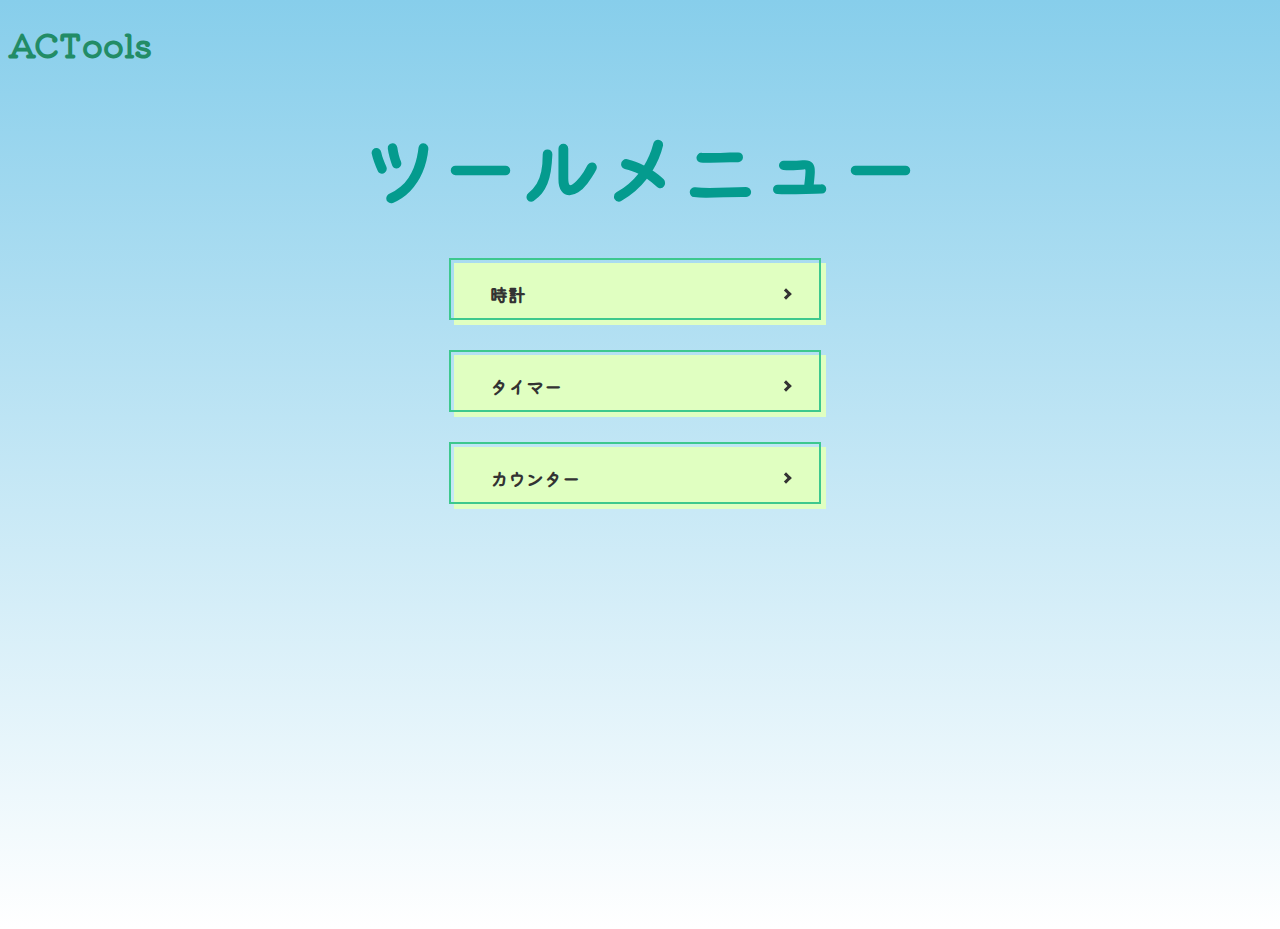
<file: index.html>
<!DOCTYPE html>
<html>
  
  <head>
    <meta charset="UTF-8">
    <link rel="stylesheet" href="index.css">
    <!--<script src="/bootstrap/js/bootstrap.min.js"></script>-->
    <title>ACTools</title>

    <link rel="preconnect" href="https://fonts.googleapis.com">
    <link rel="preconnect" href="https://fonts.gstatic.com" crossorigin>
    <link href="https://fonts.googleapis.com/css2?family=Kiwi+Maru:wght@300;400;500&display=swap" rel="stylesheet">

  </head>

  <body>
  <h1 class="stitle">ACTools</h1>
  <h1 class="title">ツールメニュー</h1>
  <div class="button09">
    <a href="clock/clock.html">時計</a>
  </div> 
  <div class="button09">
    <a href="timer/timer.html">タイマー</a>
  </div> 
  <div class="button09">
    <a href="counter/counter.html">カウンター</a>
  </div>    


  </body>
</html>
</file>
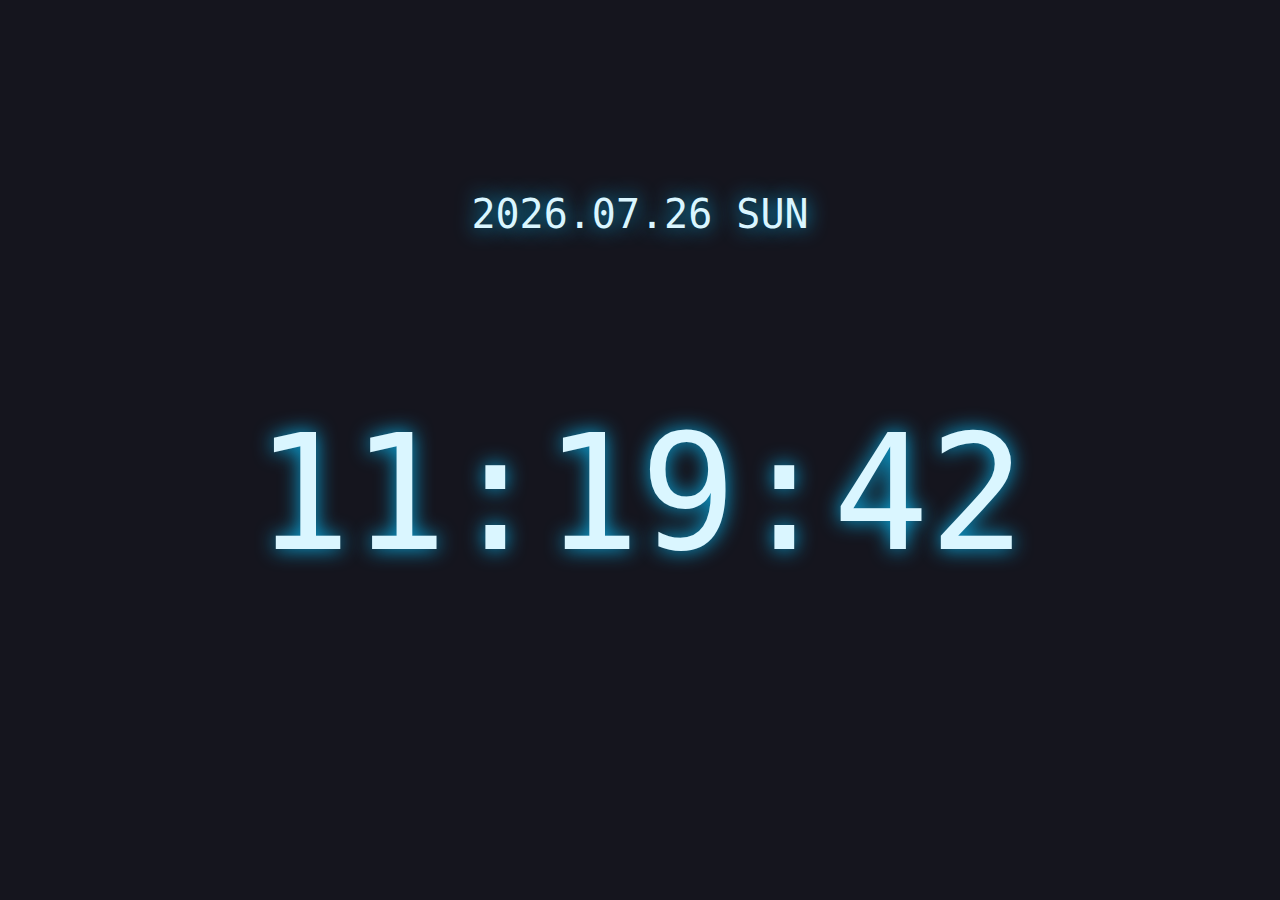
<file: clock/clock.html>
<!DOCTYPE html>
<html>

  <head>
    <meta charset="UTF-8">
    <link rel="stylesheet" href="clock.css">
    <script src="../jquery-3.6.0.min.js"></script>
    <!--<script src="/bootstrap/js/bootstrap.min.js"></script>-->
  
    <title>時計 | ACTools</title>
  
    <link rel="preconnect" href="https://fonts.googleapis.com">
    <link rel="preconnect" href="https://fonts.gstatic.com" crossorigin>
    <link href="https://fonts.googleapis.com/css2?family=Kiwi+Maru:wght@300;400;500&display=swap" rel="stylesheet">

  </head>

  <body id="body">
    <div class="container">
      <div class="clock">
        <p class="clock-date">2022.00.00 Sun</p>
        <p class="clock-time">09:00:00</p>
      </div>
    </div>

    <script src="clock.js"></script>
  </body>
</html>
</file>
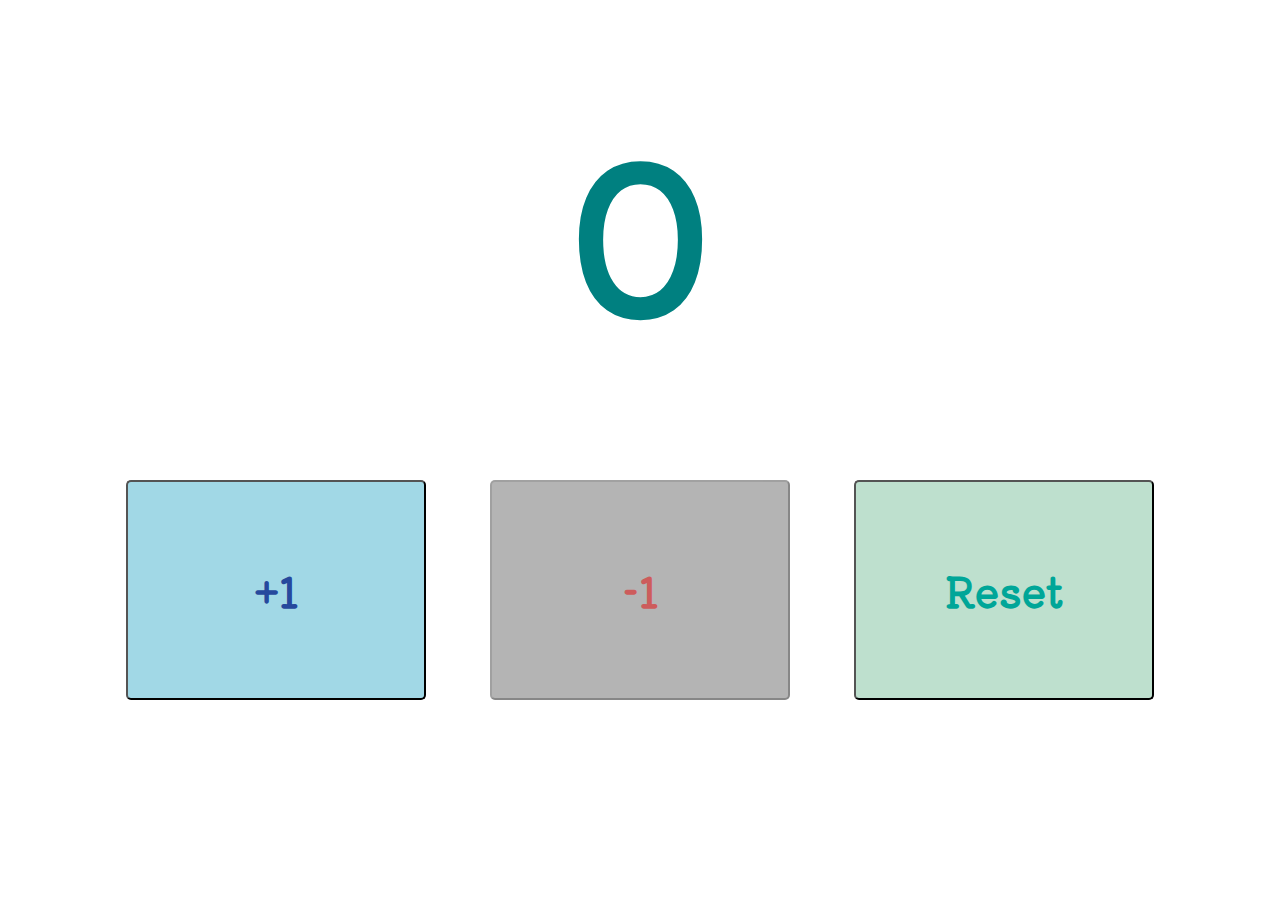
<file: counter/counter.html>
<!DOCTYPE html>
<html>

  <head>
    <meta charset="UTF-8">
    <link rel="stylesheet" href="counter.css">
    <script src="../jquery-3.6.0.min.js"></script>
    <!--<script src="/bootstrap/js/bootstrap.min.js"></script>-->
  
    <title>カウンター | ACTools</title>
  
    <link rel="preconnect" href="https://fonts.googleapis.com">
    <link rel="preconnect" href="https://fonts.gstatic.com" crossorigin>
    <link href="https://fonts.googleapis.com/css2?family=Kiwi+Maru:wght@300;400;500&display=swap" rel="stylesheet">

  </head>

  <body id="body">
    <div class="display">
        <h1 class="disp" id="cdis">0</h1>
    </div>
    <div class="countbtn">
      <input type="button" class="ctbtn" id="ctup" value="+1">
      <input type="button" class="ctbtn" id="ctdw" value="-1">
      <input type="button" class="ctbtn" id="ctreset" value="Reset">
    </div> 

    <script src="counter.js"></script>
    </div>
  </body>
</html>
</file>
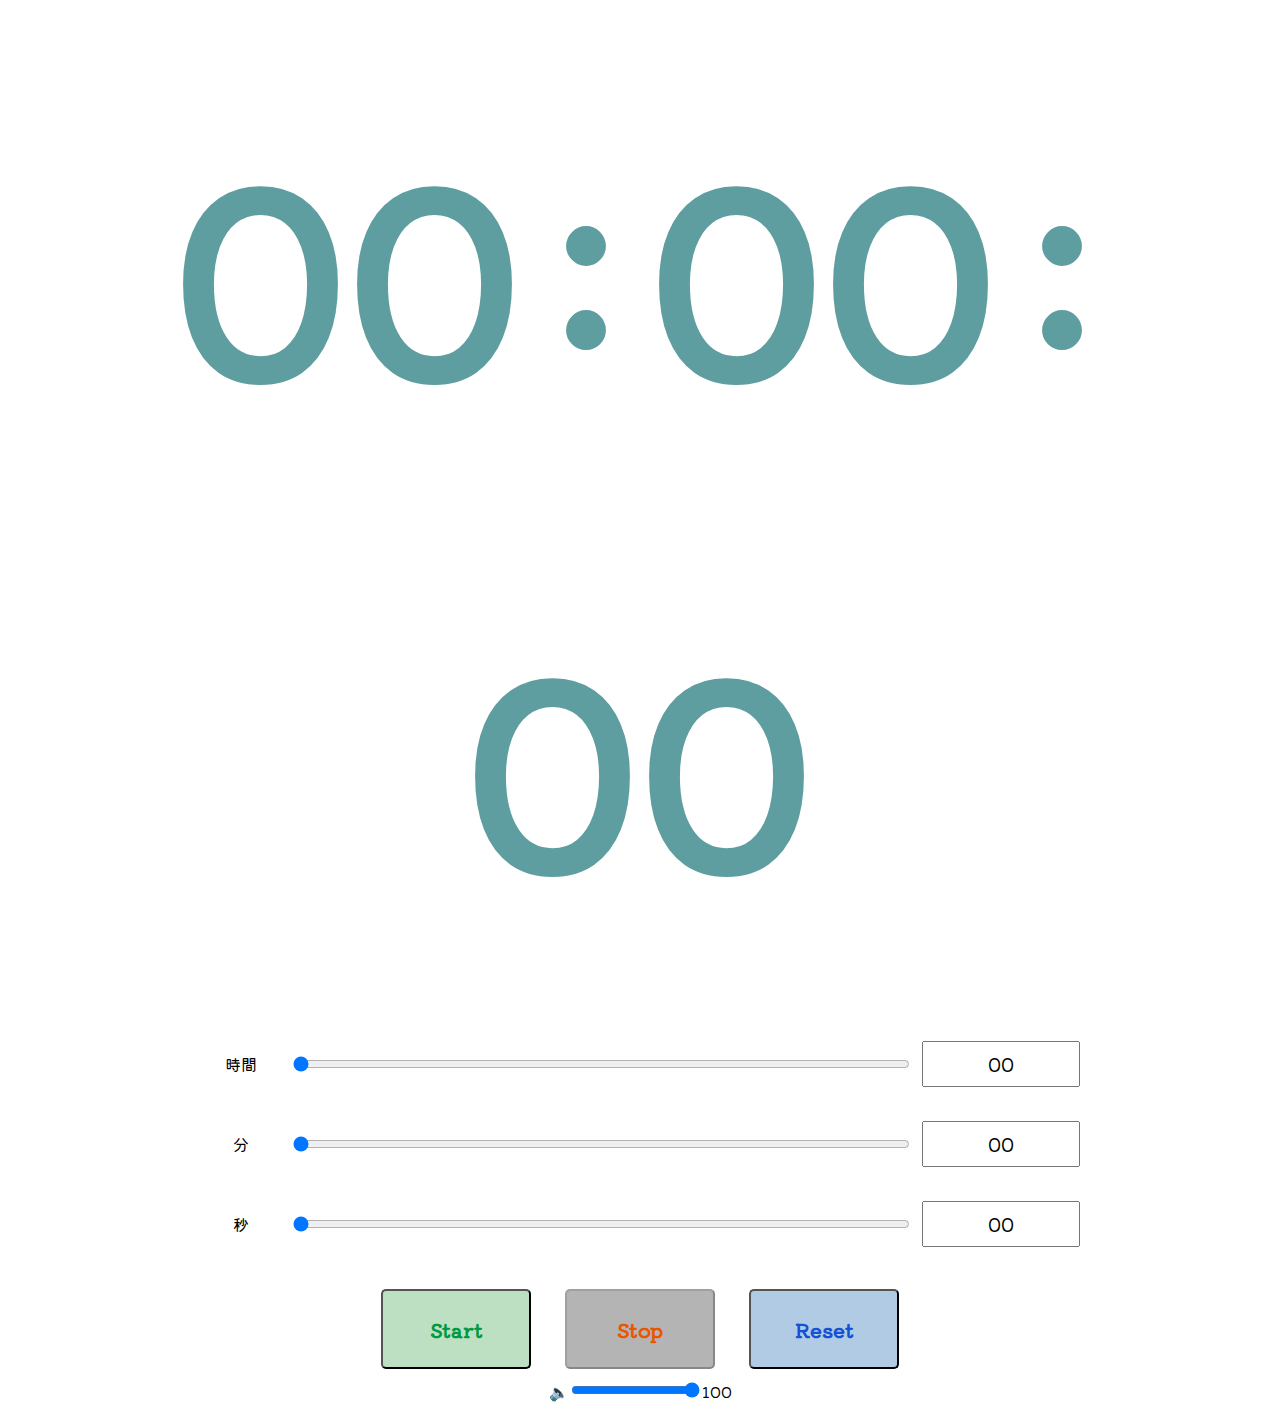
<file: timer/timer.html>
<!DOCTYPE html>
<html>

  <head>
    <meta charset="UTF-8">
    <link rel="stylesheet" href="timer.css">
    <script src="../jquery-3.6.0.min.js"></script>

    <title>タイマー | ACTools</title>

    <link rel="preconnect" href="https://fonts.googleapis.com">
    <link rel="preconnect" href="https://fonts.gstatic.com" crossorigin>
    <link href="https://fonts.googleapis.com/css2?family=Kiwi+Maru:wght@300;400;500&display=swap" rel="stylesheet">

  </head>
  
  <body id="body">
    <div class="container">
    <div class="display">
        <h1 class="disp" id="hdis">00</h1><h1>:</h1><h1 class="disp" id="mdis">00</h1><h1>:</h1><h1 class="disp" id="sdis">00</h1>        
    </div>
    <div class="setting" id="controls">
        <div class="hourset setrange">
          <span class="setlet">時間</span>
          <input id="hset" name="hours" type="range" min="0" max="23" value="0"><input type="text" class="settext" id="hsett" value="00">
        </div>
        <div class="minset setrange">
          <span class="setlet">分</span>
          <input id="mset" name="mins" type="range" min="0" max="59" value="0"><input type="text" class="settext" id="msett" value="00">
        </div>
        <div class="secset setrange">
          <span class="setlet">秒</span>
          <input id="sset" name="secs" type="range" min="0" max="59" value="0"><input type="text" class="settext" id="ssett" value="00">
        </div> 
    </div>

    <div class="button">
    <input type="button" id="start_button" class="btn" value="Start" onclick="start()">
    <input type="button" id="stop_button" class="btn" value="Stop" onclick="stop()" disabled>
    <input type="button" id="reset_button" class="btn" value="Reset" onclick="reset()"><br>
    <audio src="chime.mp3" loop id="audio">現環境では終了時にアラームが鳴りません</audio>
    <span>🔈</span><input type="range" id="slider_volume" value="1" min="0" max="1" step="0.01"><span id="advoldis">100</span>
    </div>



      <script src="timer.js"></script>
    </div>
  </body>
</html>
</file>
<file: index.css>
body{
    min-width: 500px;
    height: 100vh;
    background: linear-gradient(skyblue,white);
    font-family: 'Kiwi Maru', serif;
}
.stitle{
  color: #228c66;
}

.title{
    text-align: center;
    font-size: 80px;
    margin: 40px 20px;
    color: #049b8e;
}
.button09{
  margin: 30px;
}
.button09 a {
    display: flex;
    justify-content: space-between;
    align-items: center;
    position: relative;
    margin: 0 auto;
    padding: 1em 2em;
    width: 300px;
    color: #333;
    font-size: 18px;
    font-weight: 700;
    background-color: #e0ffc1;
    transition: 0.3s;
    text-decoration: none;
  }
  
  .button09 a::before {
    content: '';
    position: absolute;
    top: -5px;
    left: -5px;
    width: calc(100% - 4px);
    height: calc(100% - 4px);
    border: 2px solid #3dc88e;
    transition: 0.2s;
  }
  
  .button09 a::after {
    content: '';
    width: 5px;
    height: 5px;
    border-top: 3px solid #333333;
    border-right: 3px solid #333333;
    transform: rotate(45deg);
  }
  
  .button09 a:hover::before {
    top: 0;
    left: 0;
  }
  
  .button09 a:hover {
    text-decoration: none;
    background-color: #a7e7ce;
  }
</file>
<file: clock/clock.css>
body{
    min-width: 500px;
    font-family: 'Kiwi Maru', serif;
    margin: 0;
}

/* Google Fonts 読み込み */
@import url("https://fonts.googleapis.com/css2?family=Share+Tech+Mono&display=swap");

/* 全体を囲うコンテナー */
.container {
  width: 100%;
  height: 100vh;
  background-color: #15151e;
  display: flex;
  align-items: center;
  justify-content: center;
  text-align: center;
}

/* 時計の共通スタイル */
.clock {
  font-family: 'Share Tech Mono', monospace;
  color: #daf6ff;
  text-shadow: 0 0 20px #0aafe6;
  line-height: 1.2;
  text-align: center;
}

/* 日付のスタイル */
.clock-date {
  font-size: 40px;
}

/* 時間のスタイル */
.clock-time {
  font-size: 160px;
}

/* 文字サイズ調整 */
@media screen and (max-width: 500px) {
  .clock-date {
    font-size: 5vw;
  }
  .clock-time {
    font-size: 20vw;
  }
}
</file>
<file: counter/counter.css>
body{
    min-width: 500px;
    font-family: 'Kiwi Maru', serif;
}
input{
    font-family: 'Kiwi Maru', serif;
}

.disp{
    text-align: center;
    font-weight: 800;
    font-size: 200px;
    color: teal;
    margin: 80px 10px;
}

.countbtn{
    width: 100%;
    text-align: center;
    touch-action: manipulation
}

.ctbtn{
    justify-content: center;
    width: 300px;
    height: 220px;
    margin: 30px;
    font-weight: bold;
    font-size: 40px;
    background-color: #bee0ce;
    color: #00a698;
}
#ctup{
    background-color:#a1d8e6;
    color: #26499d;    
}
#ctdw{
    color: indianred;
    background: #f19ca7;
}
.ctbtn[disabled]{
    background:#b4b4b4!important;
    cursor:not-allowed; /* 禁止カーソル */
}

input[type="button"]{
    border-radius: 5px;
}
</file>
<file: timer/timer.css>
body{
    min-width: 500px;
    height: 98vh;
    margin: 0;
    font-family: 'Kiwi Maru', serif;
}
input{
    font-family: 'Kiwi Maru', serif;
}

.display{
    display: flex;
    flex-wrap: wrap;
    margin: 20px;
    justify-content: center;
}
.setting{
    margin: 15px;
}
.button{
    margin: 15px;
}
.button .btn{
    margin: 10px 15px;
}
.container h1{
    font-weight: 800;
    font-size: 250px;
    color: cadetblue;
    margin: 65px 10px;
}
.container{
    width: 100%;
    text-align: center;
}

.btn{
    width: 150px;
    height: 80px;
    font-size: 20px;
    font-weight: bold;
}

#start_button{
    color: #009944;
    background-color: #bee0c2;
}
#stop_button{
    color: #ea5500;
    background-color: #f19ca7;
}
#reset_button{
    color: rgb(20, 81, 212);
    background-color: #b2cbe4;
}

.btn[disabled]{
    background:#b4b4b4!important;
    cursor:not-allowed; /* 禁止カーソル */
}

input[type="button"]{
    border-radius: 5px;
}

.setrange input[type="range" i]{
    width: 50%;
    max-width: 1000px;
    height: 60px;
}
.setrange input[type="text" i]{
    width: 150px;
    max-width: 700px;
    height: 40px;
    text-align: center;
}
.setrange{
    display: flex;
    flex-wrap: wrap;
    justify-content: center;
    align-items: center;
    padding: 8px;
    gap: 10px;
}
.setlet{
    width: 80px;

}
.settext{
    font-size: 120%;
}
</file>
